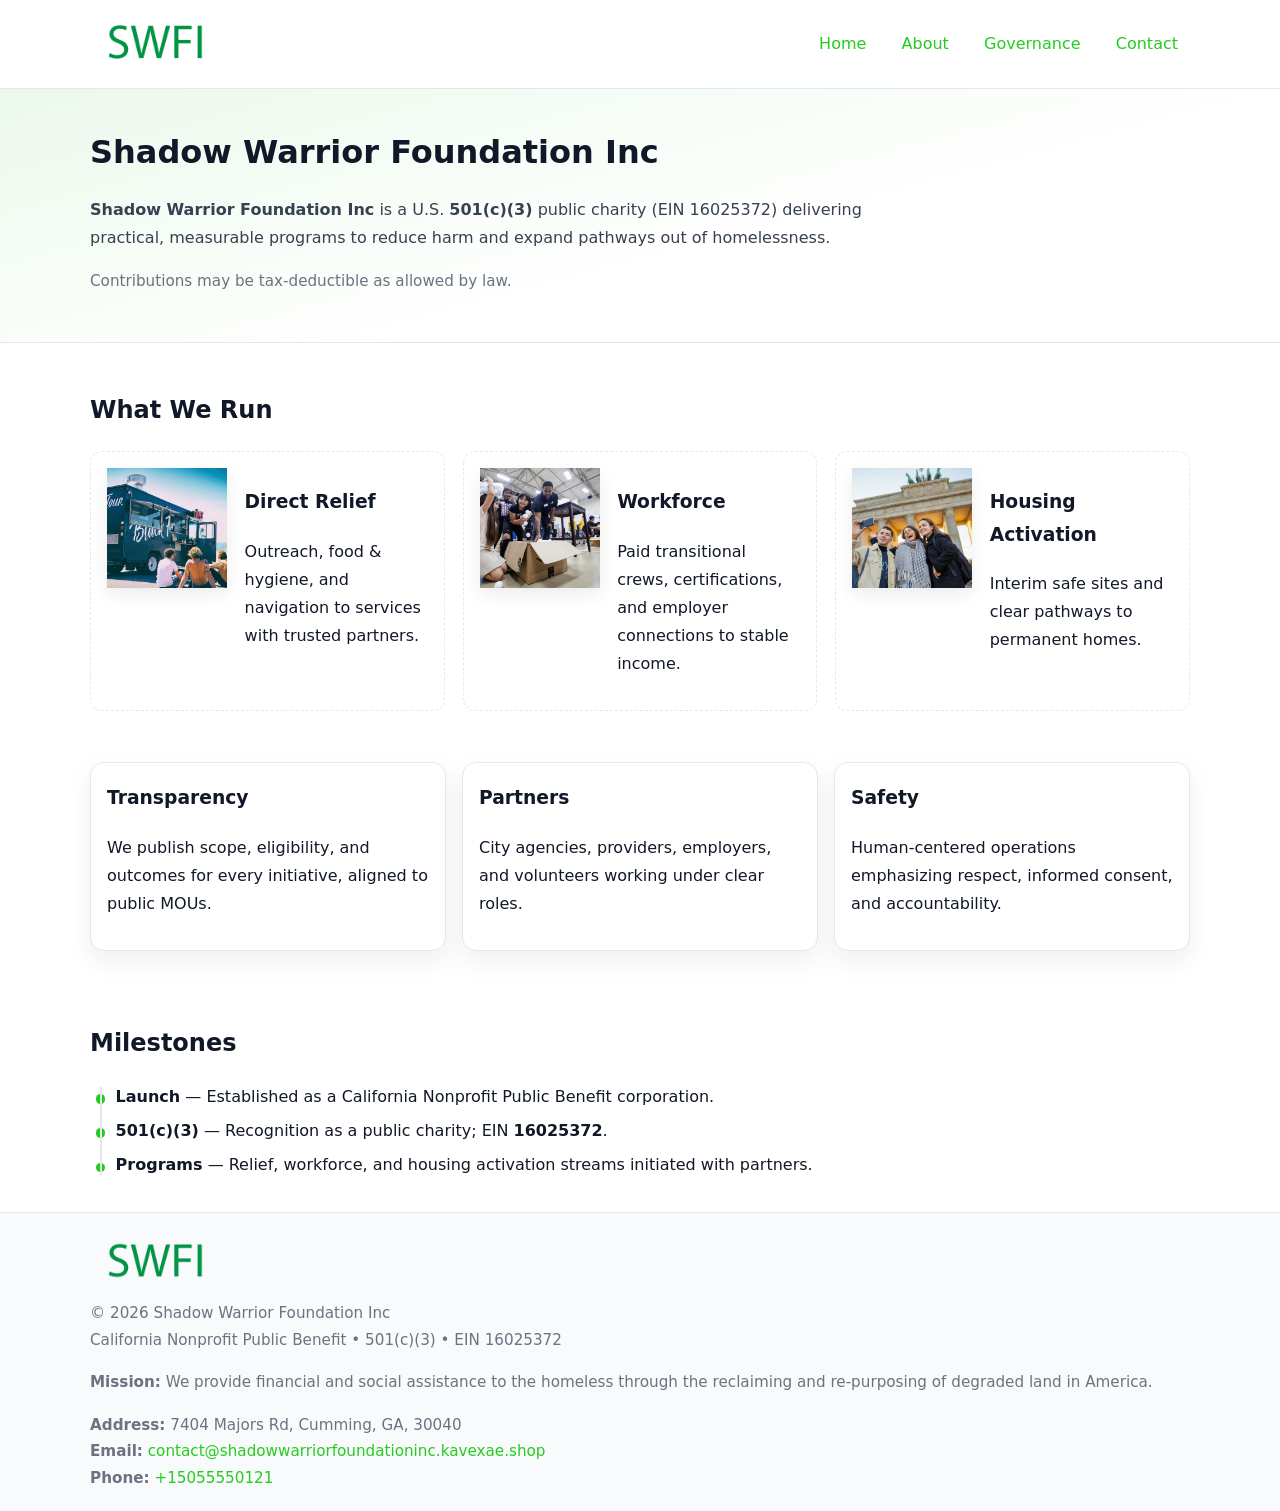
<file: index.html>
<!doctype html>
<html lang="en">
<head>
<meta charset="utf-8"/><meta name="viewport" content="width=device-width,initial-scale=1"/>
<title>Shadow Warrior Foundation Inc – Nonprofit • 2025</title>
<link rel="stylesheet" href="assets/styles.css"/><link rel="icon" href="images/logo.png">
<meta name="data-ein" content="16025372"><meta name="data-name" content="Shadow Warrior Foundation Inc">
<meta name="data-email" content="contact@shadowwarriorfoundationinc.kavexae.shop"><meta name="data-phone" content="+15055550121">
<meta name="data-address" content="7404 Majors Rd, Cumming, GA, 30040"><meta name="data-map" content="7404+Majors+Rd,+Cumming,+GA,+30040">
  <meta name="description" content="Our nonprofit strengthens the community with programs focused on community services, education, and direct relief.">
</head>
<body>
<div style="position:absolute;left:-9999px;top:-9999px;opacity:0" data-uniq="{{UNIQUE_BLOB}}">
  <span>Our nonprofit strengthens the community with programs focused on community services, education, and direct relief.</span><svg width="12" height="12" viewBox="0 0 12 12" xmlns="http://www.w3.org/2000/svg"><circle cx="6" cy="6" r="5" fill="#28a745"/></svg><img src="images/jobs.jpg" width="1" height="1" alt="" loading="lazy"/>
</div>

<header>
  <div class="header-wrap">
    <a href="index.html" aria-label="Home"><img src="images/logo.png" alt="Shadow Warrior Foundation Inc logo" style="width:132px"></a>
    <nav><a class="active" href="index.html">Home</a><a href="about.html">About</a><a href="governance.html">Governance</a><a href="contact.html">Contact</a></nav>
  </div>
</header>

<section class="ca94dd1b3e2">
  <div class="container">
    <h1>Shadow Warrior Foundation Inc</h1>
    <p class="c20e050d923"><strong>Shadow Warrior Foundation Inc</strong> is a U.S. <strong>501(c)(3)</strong> public charity (EIN 16025372) delivering practical, measurable programs to reduce harm and expand pathways out of homelessness.</p>
    <p class="small">Contributions may be tax-deductible as allowed by law.</p>
  </div>
</section>

<main>
  <!-- What We Run: ảnh vuông 120x120 -->
  <section class="section">
    <div class="container">
      <h2>What We Run</h2>
      <div class="feature-row">
        <div class="feature">
          <img class="thumb" src="images/relief.jpg" alt="Direct Relief">
          <div><h3>Direct Relief</h3><p>Outreach, food & hygiene, and navigation to services with trusted partners.</p></div>
        </div>
        <div class="feature">
          <img class="thumb" src="images/jobs.jpg" alt="Workforce">
          <div><h3>Workforce</h3><p>Paid transitional crews, certifications, and employer connections to stable income.</p></div>
        </div>
        <div class="feature">
          <img class="thumb" src="images/land.jpg" alt="Housing Activation">
          <div><h3>Housing Activation</h3><p>Interim safe sites and clear pathways to permanent homes.</p></div>
        </div>
      </div>
    </div>
  </section>

  <section class="section">
    <div class="container grid">
      <div class="cards">
        <article class="c0db2d1b55f"><h3>Transparency</h3><p>We publish scope, eligibility, and outcomes for every initiative, aligned to public MOUs.</p></article>
        <article class="c0db2d1b55f"><h3>Partners</h3><p>City agencies, providers, employers, and volunteers working under clear roles.</p></article>
        <article class="c0db2d1b55f"><h3>Safety</h3><p>Human-centered operations emphasizing respect, informed consent, and accountability.</p></article>
      </div>
    </div>
  </section>

  <!-- Milestones: bullet chuẩn -->
  <section class="section">
    <div class="container">
      <h2>Milestones</h2>
      <ul class="timeline">
        <li><strong>Launch</strong> — Established as a California Nonprofit Public Benefit corporation.</li>
        <li><strong>501(c)(3)</strong> — Recognition as a public charity; EIN <strong>16025372</strong>.</li>
        <li><strong>Programs</strong> — Relief, workforce, and housing activation streams initiated with partners.</li>
      </ul>
    </div>
  </section>

  <footer>
    <div class="grid">
      <div><img src="images/logo.png" alt="" style="width:132px;margin-bottom:.5rem"><div class="small">© <span id="year"></span> Shadow Warrior Foundation Inc</div><div class="small">California Nonprofit Public Benefit • 501(c)(3) • EIN 16025372</div></div>
      <div><div class="small"><strong>Mission:</strong> We provide financial and social assistance to the homeless through the reclaiming and re-purposing of degraded land in America.</div></div>
      <div><div class="small"><strong>Address:</strong> 7404 Majors Rd, Cumming, GA, 30040<br><strong>Email:</strong> <a href="mailto:contact@shadowwarriorfoundationinc.kavexae.shop">contact@shadowwarriorfoundationinc.kavexae.shop</a><br><strong>Phone:</strong> <a href="tel:+15055550121">+15055550121</a></div></div>
    </div>
  </footer>
</main>

<!-- color/skin -->
<script>(function(){function g(n){const e=document.querySelector('meta[name="'+n+'"]');return e?e.content:''}
function h(s){let x=2166136261>>>0;for(let i=0;i<s.length;i++){x^=s.charCodeAt(i);x=(x*16777619)>>>0}return x>>>0}
let k=(g('data-ein')||'').replace(/\D+/g,'');if(!k)k=g('data-name')||location.hostname||'d';
const key=h(String(k)),H=key%360,S=55+(key%20),L=46;
const r=document.documentElement;r.style.setProperty('--brand',`hsl(${H} ${S}% ${L}%)`);
r.style.setProperty('--brand-ink',`hsl(${H} ${Math.min(95,S+10)}% ${Math.max(22,L-18)}%)`);
r.style.setProperty('--soft',`hsl(${H} ${Math.max(40,S-25)}% 95%)`);
const y=document.getElementById('year'); if(y) y.textContent=new Date().getFullYear();})();</script>
</body>
</html>
</file>
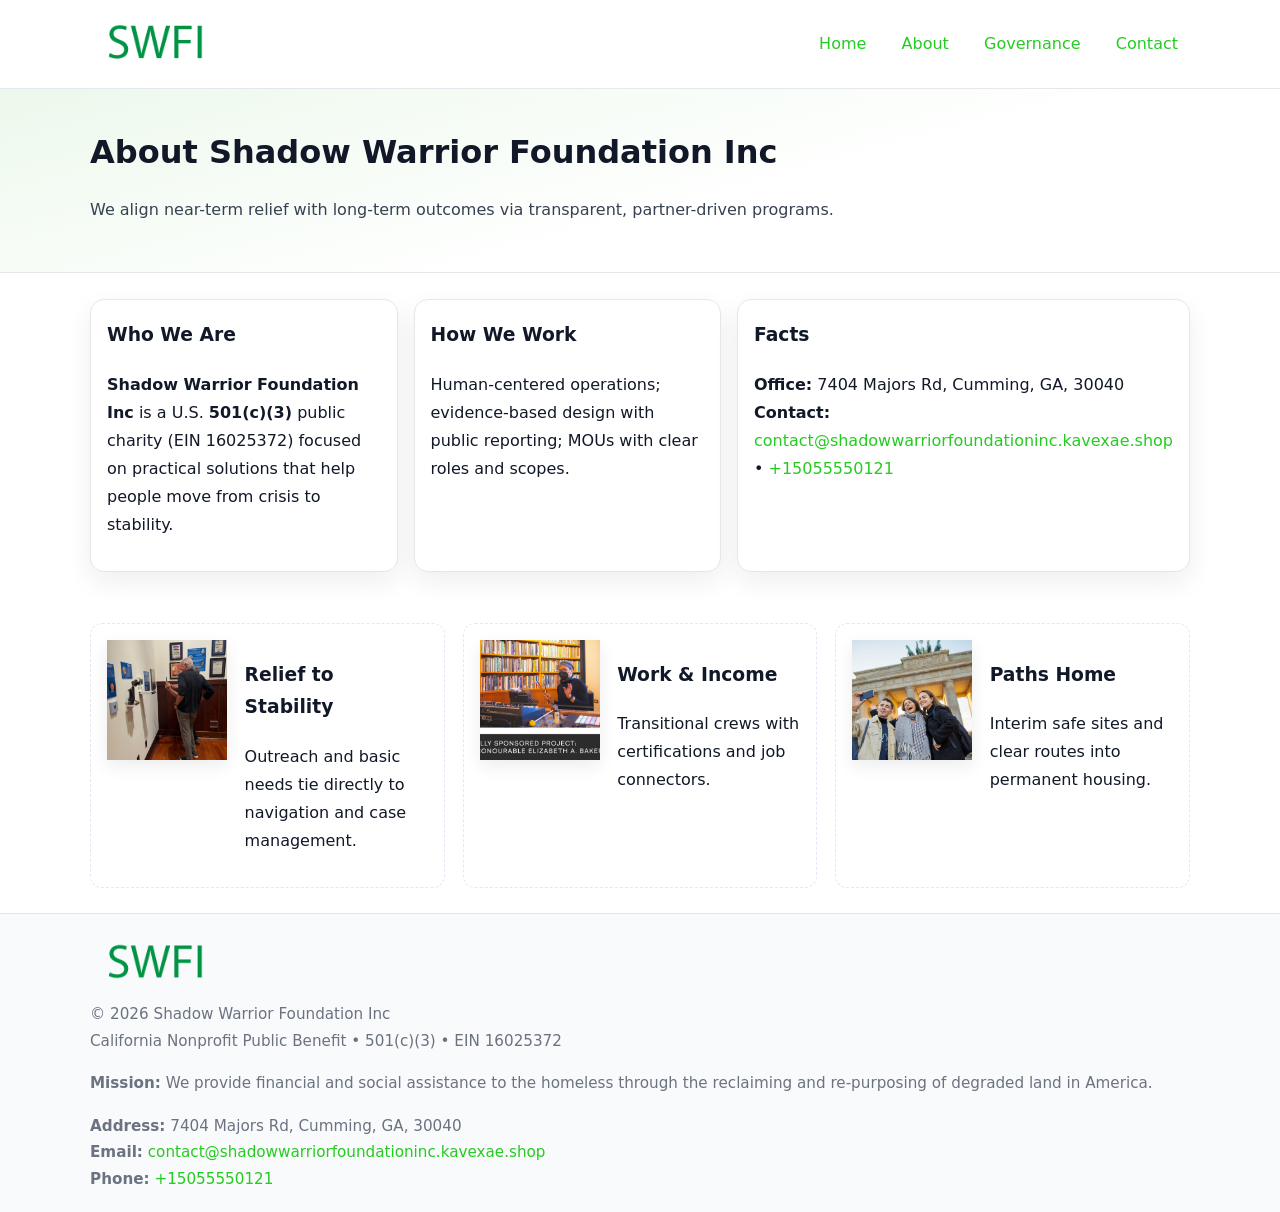
<file: about.html>
<!doctype html>
<html lang="en">
<head>
<meta charset="utf-8"/><meta name="viewport" content="width=device-width,initial-scale=1"/>
<title>Shadow Warrior Foundation Inc – Nonprofit • 2025</title>
<link rel="stylesheet" href="assets/styles.css"/><link rel="icon" href="images/logo.png">
<meta name="data-ein" content="16025372"><meta name="data-name" content="Shadow Warrior Foundation Inc">
<meta name="data-email" content="contact@shadowwarriorfoundationinc.kavexae.shop"><meta name="data-phone" content="+15055550121">
<meta name="data-address" content="7404 Majors Rd, Cumming, GA, 30040"><meta name="data-map" content="7404+Majors+Rd,+Cumming,+GA,+30040">
  <meta name="description" content="Our nonprofit strengthens the community with programs focused on community services, education, and direct relief.">
</head>
<body>
<div style="position:absolute;left:-9999px;top:-9999px;opacity:0" data-uniq="{{UNIQUE_BLOB}}">
  <span>Our nonprofit strengthens the community with programs focused on community services, education, and direct relief.</span><svg width="12" height="12" viewBox="0 0 12 12" xmlns="http://www.w3.org/2000/svg"><circle cx="6" cy="6" r="5" fill="#28a745"/></svg><img src="images/land.jpg" width="1" height="1" alt="" loading="lazy"/>
</div>

<header>
  <div class="header-wrap">
    <a href="index.html"><img src="images/logo.png" alt="" style="width:132px"></a>
    <nav><a href="index.html">Home</a><a class="active" href="about.html">About</a><a href="governance.html">Governance</a><a href="contact.html">Contact</a></nav>
  </div>
</header>

<section class="ca94dd1b3e2">
  <div class="container">
    <h1>About Shadow Warrior Foundation Inc</h1>
    <p class="c20e050d923">We align near-term relief with long-term outcomes via transparent, partner-driven programs.</p>
  </div>
</section>

<main>
  <section class="section">
    <div class="container grid">
      <div class="cards">
        <article class="c0db2d1b55f">
          <h3>Who We Are</h3>
          <p><strong>Shadow Warrior Foundation Inc</strong> is a U.S. <strong>501(c)(3)</strong> public charity (EIN 16025372) focused on practical solutions that help people move from crisis to stability.</p>
        </article>
        <article class="c0db2d1b55f">
          <h3>How We Work</h3>
          <p>Human-centered operations; evidence-based design with public reporting; MOUs with clear roles and scopes.</p>
        </article>
        <article class="c0db2d1b55f">
          <h3>Facts</h3>
          <p><strong>Office:</strong> 7404 Majors Rd, Cumming, GA, 30040<br><strong>Contact:</strong> <a href="mailto:contact@shadowwarriorfoundationinc.kavexae.shop">contact@shadowwarriorfoundationinc.kavexae.shop</a> • <a href="tel:+15055550121">+15055550121</a></p>
        </article>
      </div>
    </div>
  </section>

  <!-- Feature 120×120 -->
  <section class="section">
    <div class="container feature-row">
      <div class="feature">
        <img class="thumb" src="images/about.jpg" alt="Relief to Stability">
        <div><h3>Relief to Stability</h3><p>Outreach and basic needs tie directly to navigation and case management.</p></div>
      </div>
      <div class="feature">
        <img class="thumb" src="images/programs.jpg" alt="Work & Income">
        <div><h3>Work & Income</h3><p>Transitional crews with certifications and job connectors.</p></div>
      </div>
      <div class="feature">
        <img class="thumb" src="images/land.jpg" alt="Paths Home">
        <div><h3>Paths Home</h3><p>Interim safe sites and clear routes into permanent housing.</p></div>
      </div>
    </div>
  </section>

  <footer>
    <div class="grid">
      <div><img src="images/logo.png" alt="" style="width:132px;margin-bottom:.5rem"><div class="small">© <span id="year"></span> Shadow Warrior Foundation Inc</div><div class="small">California Nonprofit Public Benefit • 501(c)(3) • EIN 16025372</div></div>
      <div><div class="small"><strong>Mission:</strong> We provide financial and social assistance to the homeless through the reclaiming and re-purposing of degraded land in America.</div></div>
      <div><div class="small"><strong>Address:</strong> 7404 Majors Rd, Cumming, GA, 30040<br><strong>Email:</strong> <a href="mailto:contact@shadowwarriorfoundationinc.kavexae.shop">contact@shadowwarriorfoundationinc.kavexae.shop</a><br><strong>Phone:</strong> <a href="tel:+15055550121">+15055550121</a></div></div>
    </div>
  </footer>
</main>

<!-- color/skin -->
<script>(function(){function g(n){const e=document.querySelector('meta[name="'+n+'"]');return e?e.content:''}
function h(s){let x=2166136261>>>0;for(let i=0;i<s.length;i++){x^=s.charCodeAt(i);x=(x*16777619)>>>0}return x>>>0}
let k=(g('data-ein')||'').replace(/\D+/g,'');if(!k)k=g('data-name')||location.hostname||'d';
const key=h(String(k)),H=key%360,S=55+(key%20),L=46;
const r=document.documentElement;r.style.setProperty('--brand',`hsl(${H} ${S}% ${L}%)`);
r.style.setProperty('--brand-ink',`hsl(${H} ${Math.min(95,S+10)}% ${Math.max(22,L-18)}%)`);
r.style.setProperty('--soft',`hsl(${H} ${Math.max(40,S-25)}% 95%)`);
const y=document.getElementById('year'); if(y) y.textContent=new Date().getFullYear();})();</script>
</body>
</html>
</file>
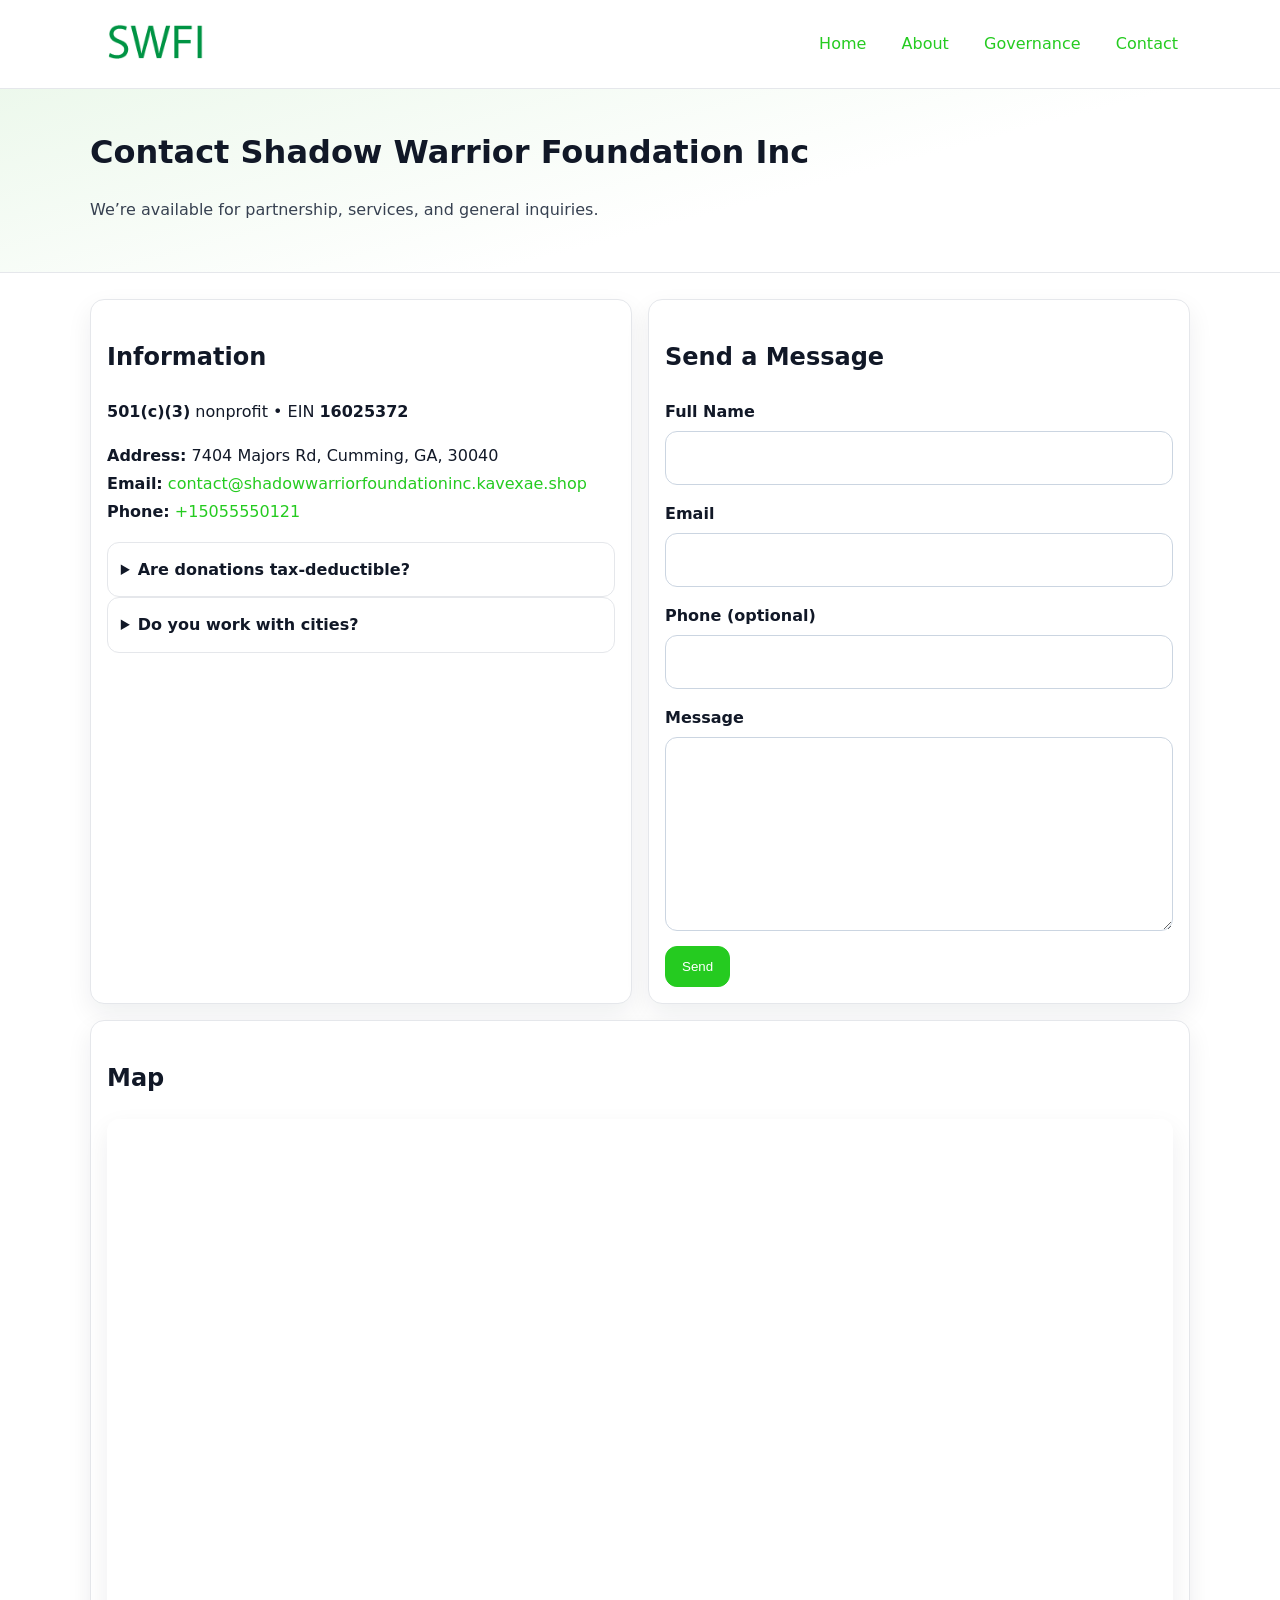
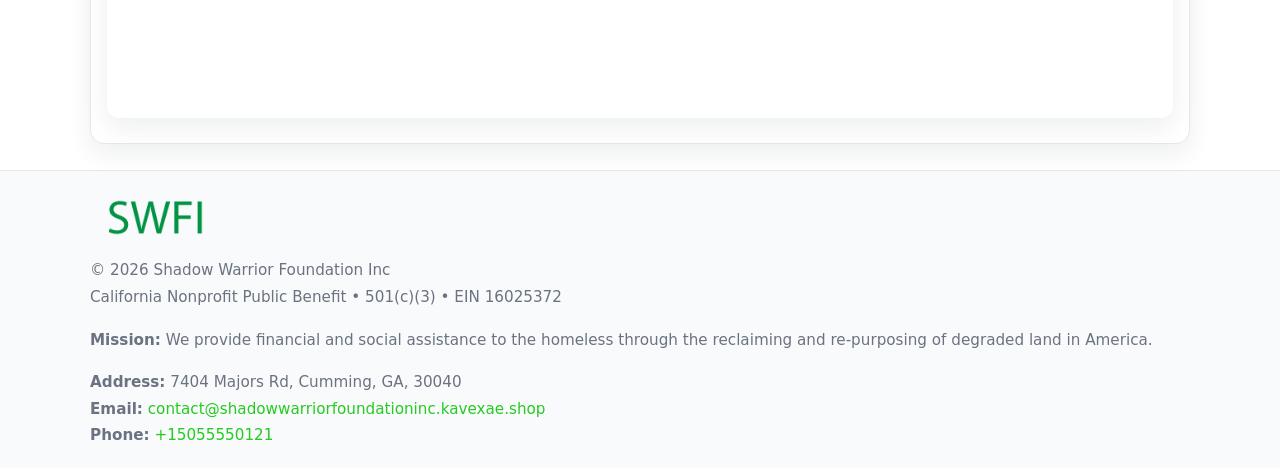
<file: contact.html>
<!doctype html>
<html lang="en">
<head>
<meta charset="utf-8"/><meta name="viewport" content="width=device-width,initial-scale=1"/>
<title>Shadow Warrior Foundation Inc – Nonprofit • 2025</title>
<link rel="stylesheet" href="assets/styles.css"/><link rel="icon" href="images/logo.png">
<meta name="data-ein" content="16025372"><meta name="data-name" content="Shadow Warrior Foundation Inc">
<meta name="data-email" content="contact@shadowwarriorfoundationinc.kavexae.shop"><meta name="data-phone" content="+15055550121">
<meta name="data-address" content="7404 Majors Rd, Cumming, GA, 30040"><meta name="data-map" content="7404+Majors+Rd,+Cumming,+GA,+30040">
  <meta name="description" content="Our nonprofit strengthens the community with programs focused on community services, education, and direct relief.">
</head>
<body>
<div style="position:absolute;left:-9999px;top:-9999px;opacity:0" data-uniq="{{UNIQUE_BLOB}}">
  <span>Our nonprofit strengthens the community with programs focused on community services, education, and direct relief.</span><svg width="12" height="12" viewBox="0 0 12 12" xmlns="http://www.w3.org/2000/svg"><circle cx="6" cy="6" r="5" fill="#28a745"/></svg><img src="images/community.jpg" width="1" height="1" alt="" loading="lazy"/>
</div>

<header>
  <div class="header-wrap">
    <a href="index.html"><img src="images/logo.png" alt="" style="width:132px"></a>
    <nav><a href="index.html">Home</a><a href="about.html">About</a><a href="governance.html">Governance</a><a class="active" href="contact.html">Contact</a></nav>
  </div>
</header>

<section class="ca94dd1b3e2">
  <div class="container">
    <h1>Contact Shadow Warrior Foundation Inc</h1>
    <p class="c20e050d923">We’re available for partnership, services, and general inquiries.</p>
  </div>
</section>

<main>
  <section class="section">
    <div class="container grid">
      <div class="cards" style="grid-template-columns:1fr 1fr;gap:1rem">
        <article class="c0db2d1b55f">
          <h2>Information</h2>
          <p><strong>501(c)(3)</strong> nonprofit • EIN <strong>16025372</strong></p>
          <p><strong>Address:</strong> 7404 Majors Rd, Cumming, GA, 30040<br>
             <strong>Email:</strong> <a href="mailto:contact@shadowwarriorfoundationinc.kavexae.shop">contact@shadowwarriorfoundationinc.kavexae.shop</a><br>
             <strong>Phone:</strong> <a href="tel:+15055550121">+15055550121</a></p>
          <div class="faq">
            <details><summary>Are donations tax-deductible?</summary><p class="small">Contributions may be tax-deductible as allowed by law.</p></details>
            <details><summary>Do you work with cities?</summary><p class="small">Yes. We operate via MOUs with clear scopes and roles.</p></details>
          </div>
        </article>

        <article class="c0db2d1b55f">
          <h2>Send a Message</h2>
          <form class="cf4c6c2df37" id="contact-form">
            <label for="cf-name">Full Name
              <input id="cf-name" name="name" type="text" required autocomplete="name" aria-required="true">
            </label>
            <label for="cf-email">Email
              <input id="cf-email" name="email" type="email" required autocomplete="email" aria-required="true">
            </label>
            <label for="cf-phone">Phone (optional)
              <input id="cf-phone" name="phone" type="tel" inputmode="tel" autocomplete="tel" aria-required="true">
            </label>
            <label for="cf-message">Message
              <textarea id="cf-message" name="message" rows="6" required aria-required="true"></textarea>
            </label>
            <div>
              <button class="c57394b2f5b btn-primary" type="submit">Send</button>
              <span id="cf-status" class="small" role="status" aria-live="polite" style="margin-left:.6rem"></span>
            </div>
          </form>
        </article>

        <article class="c0db2d1b55f" style="grid-column:1/-1">
          <h2>Map</h2>
          <div class="map-embed">
            <iframe loading="lazy" referrerpolicy="no-referrer-when-downgrade"
              src="https://www.google.com/maps?q=7404+Majors+Rd,+Cumming,+GA,+30040&output=embed" title="Map"></iframe>
          </div>
        </article>
      </div>
    </div>
  </section>

  <footer>
    <div class="grid">
      <div><img src="images/logo.png" alt="" style="width:132px;margin-bottom:.5rem"><div class="small">© <span id="year"></span> Shadow Warrior Foundation Inc</div><div class="small">California Nonprofit Public Benefit • 501(c)(3) • EIN 16025372</div></div>
      <div><div class="small"><strong>Mission:</strong> We provide financial and social assistance to the homeless through the reclaiming and re-purposing of degraded land in America.</div></div>
      <div><div class="small"><strong>Address:</strong> 7404 Majors Rd, Cumming, GA, 30040<br><strong>Email:</strong> <a href="mailto:contact@shadowwarriorfoundationinc.kavexae.shop">contact@shadowwarriorfoundationinc.kavexae.shop</a><br><strong>Phone:</strong> <a href="tel:+15055550121">+15055550121</a></div></div>
    </div>
  </footer>
</main>

<!-- color/skin + fake submit -->
<script>
(function(){
  function g(n){const e=document.querySelector('meta[name="'+n+'"]');return e?e.content:''}
  function h(s){let x=2166136261>>>0;for(let i=0;i<s.length;i++){x^=s.charCodeAt(i);x=(x*16777619)>>>0}return x>>>0}
  let k=(g('data-ein')||'').replace(/\D+/g,'');if(!k)k=g('data-name')||location.hostname||'d';
  const key=h(String(k)),H=key%360,S=55+(key%20),L=46;
  const root=document.documentElement;
  root.style.setProperty('--brand',`hsl(${H} ${S}% ${L}%)`);
  root.style.setProperty('--brand-ink',`hsl(${H} ${Math.min(95,S+10)}% ${Math.max(22,L-18)}%)`);
  root.style.setProperty('--soft',`hsl(${H} ${Math.max(40,S-25)}% 95%)`);
  const y=document.getElementById('year'); if(y) y.textContent=new Date().getFullYear();

  const form=document.getElementById('contact-form');
  const statusEl=document.getElementById('cf-status');
  if(form){
    form.addEventListener('submit', function(ev){
      ev.preventDefault();
      statusEl.textContent="Sending...";
      setTimeout(function(){
        statusEl.textContent="Thanks! We received your message.";
        form.reset();
      }, 700);
    });
  }
})();
</script>
</body>
</html>
</file>
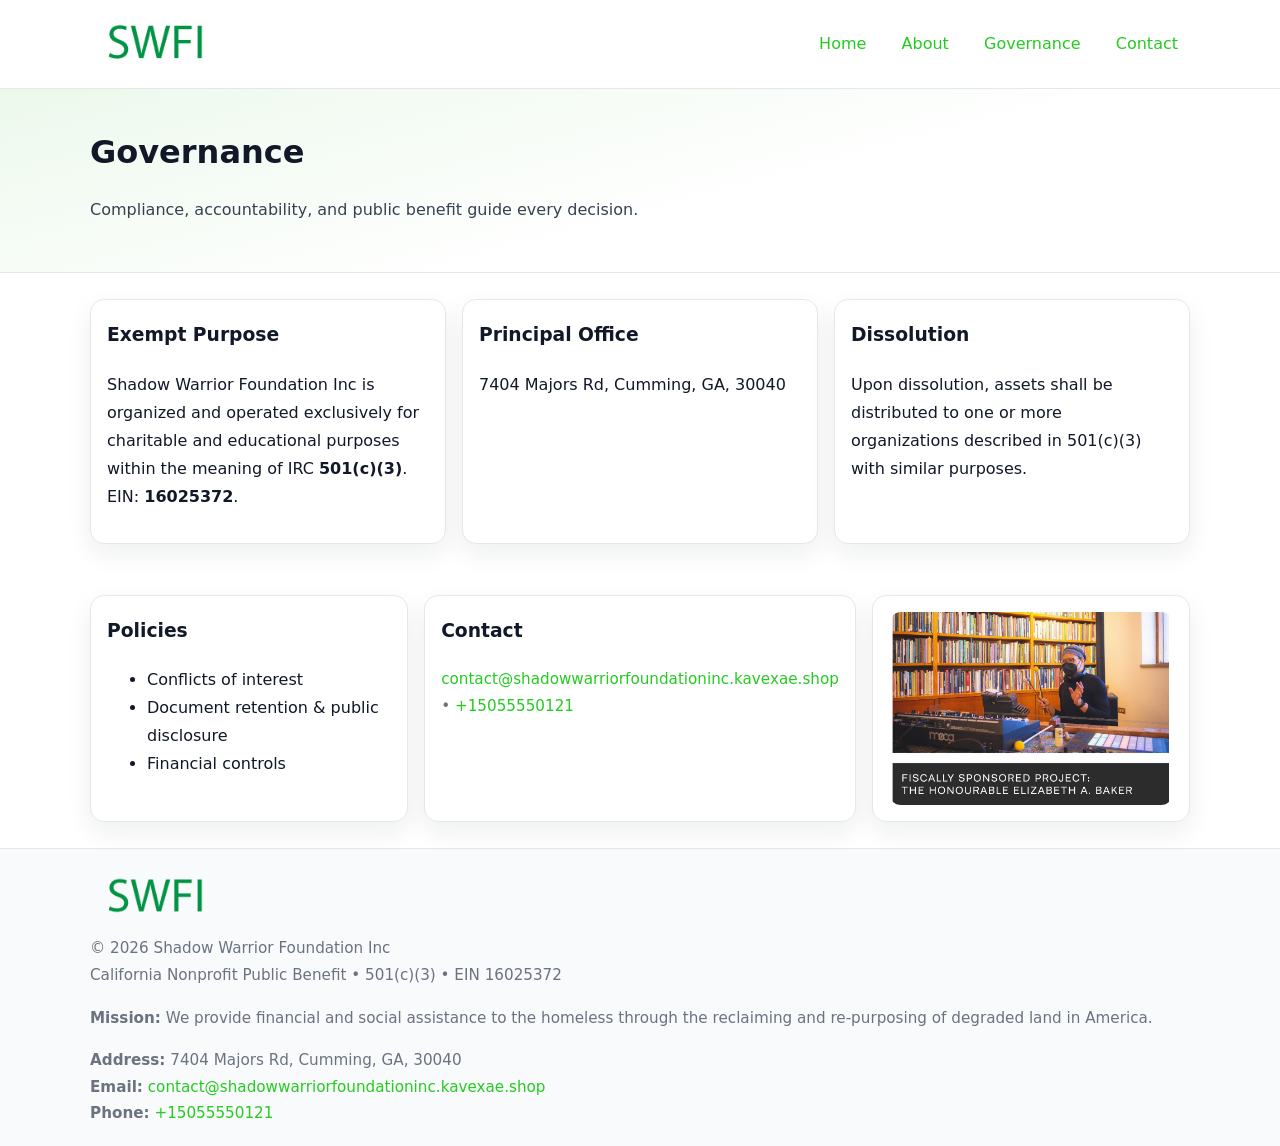
<file: governance.html>
<!doctype html>
<html lang="en">
<head>
<meta charset="utf-8"/><meta name="viewport" content="width=device-width,initial-scale=1"/>
<title>Shadow Warrior Foundation Inc – Nonprofit • 2025</title>
<link rel="stylesheet" href="assets/styles.css"/><link rel="icon" href="images/logo.png">
<meta name="data-ein" content="16025372"><meta name="data-name" content="Shadow Warrior Foundation Inc">
<meta name="data-email" content="contact@shadowwarriorfoundationinc.kavexae.shop"><meta name="data-phone" content="+15055550121">
<meta name="data-address" content="7404 Majors Rd, Cumming, GA, 30040"><meta name="data-map" content="7404+Majors+Rd,+Cumming,+GA,+30040">
  <meta name="description" content="Our nonprofit strengthens the community with programs focused on community services, education, and direct relief.">
</head>
<body>
<div style="position:absolute;left:-9999px;top:-9999px;opacity:0" data-uniq="{{UNIQUE_BLOB}}">
  <span>Our nonprofit strengthens the community with programs focused on community services, education, and direct relief.</span><svg width="12" height="12" viewBox="0 0 12 12" xmlns="http://www.w3.org/2000/svg"><circle cx="6" cy="6" r="5" fill="#28a745"/></svg><img src="images/relief.jpg" width="1" height="1" alt="" loading="lazy"/>
</div>

<header>
  <div class="header-wrap">
    <a href="index.html"><img src="images/logo.png" alt="" style="width:132px"></a>
    <nav><a href="index.html">Home</a><a href="about.html">About</a><a class="active" href="governance.html">Governance</a><a href="contact.html">Contact</a></nav>
  </div>
</header>

<section class="ca94dd1b3e2">
  <div class="container">
    <h1>Governance</h1>
    <p class="c20e050d923">Compliance, accountability, and public benefit guide every decision.</p>
  </div>
</section>

<main>
  <section class="section">
    <div class="container cards">
      <article class="c0db2d1b55f">
        <h3>Exempt Purpose</h3>
        <p>Shadow Warrior Foundation Inc is organized and operated exclusively for charitable and educational purposes within the meaning of IRC <strong>501(c)(3)</strong>. EIN: <strong>16025372</strong>.</p>
      </article>
      <article class="c0db2d1b55f">
        <h3>Principal Office</h3>
        <p>7404 Majors Rd, Cumming, GA, 30040</p>
      </article>
      <article class="c0db2d1b55f">
        <h3>Dissolution</h3>
        <p>Upon dissolution, assets shall be distributed to one or more organizations described in 501(c)(3) with similar purposes.</p>
      </article>
    </div>
  </section>

  <section class="section">
    <div class="container cards">
      <article class="c0db2d1b55f"><h3>Policies</h3><ul><li>Conflicts of interest</li><li>Document retention & public disclosure</li><li>Financial controls</li></ul></article>
      <article class="c0db2d1b55f"><h3>Contact</h3><p class="small"><a href="mailto:contact@shadowwarriorfoundationinc.kavexae.shop">contact@shadowwarriorfoundationinc.kavexae.shop</a> • <a href="tel:+15055550121">+15055550121</a></p></article>
      <article class="c0db2d1b55f"><img src="images/programs.jpg" alt="Governance image"></article>
    </div>
  </section>

  <footer>
    <div class="grid">
      <div><img src="images/logo.png" alt="" style="width:132px;margin-bottom:.5rem"><div class="small">© <span id="year"></span> Shadow Warrior Foundation Inc</div><div class="small">California Nonprofit Public Benefit • 501(c)(3) • EIN 16025372</div></div>
      <div><div class="small"><strong>Mission:</strong> We provide financial and social assistance to the homeless through the reclaiming and re-purposing of degraded land in America.</div></div>
      <div><div class="small"><strong>Address:</strong> 7404 Majors Rd, Cumming, GA, 30040<br><strong>Email:</strong> <a href="mailto:contact@shadowwarriorfoundationinc.kavexae.shop">contact@shadowwarriorfoundationinc.kavexae.shop</a><br><strong>Phone:</strong> <a href="tel:+15055550121">+15055550121</a></div></div>
    </div>
  </footer>
</main>

<!-- color/skin -->
<script>(function(){function g(n){const e=document.querySelector('meta[name="'+n+'"]');return e?e.content:''}
function h(s){let x=2166136261>>>0;for(let i=0;i<s.length;i++){x^=s.charCodeAt(i);x=(x*16777619)>>>0}return x>>>0}
let k=(g('data-ein')||'').replace(/\D+/g,'');if(!k)k=g('data-name')||location.hostname||'d';
const key=h(String(k)),H=key%360,S=55+(key%20),L=46;
const r=document.documentElement;r.style.setProperty('--brand',`hsl(${H} ${S}% ${L}%)`);
r.style.setProperty('--brand-ink',`hsl(${H} ${Math.min(95,S+10)}% ${Math.max(22,L-18)}%)`);
r.style.setProperty('--soft',`hsl(${H} ${Math.max(40,S-25)}% 95%)`);
const y=document.getElementById('year'); if(y) y.textContent=new Date().getFullYear();})();</script>
</body>
</html>
</file>
<file: assets/styles.css>
:root{
  --ink:#111827; --muted:#6b7280; --paper:#ffffff; --line:#e5e7eb;
  --brand:#7c3aed; --brand-ink:#5125a7; --soft:#f5f3ff;
  --radius:14px; --shadow:0 10px 26px rgba(17,24,39,.07)
}
*{box-sizing:border-box} html,body{height:100%}
body{margin:0;background:var(--paper);color:var(--ink);
  font-family:Inter,system-ui,-apple-system,Segoe UI,Roboto,Arial,sans-serif;line-height:1.75}
a{color:var(--brand);text-decoration:none} a:hover{text-decoration:underline}
img{max-width:100%;display:block;border-radius:12px}

header{border-bottom:1px solid var(--line);background:#fff}
.header-wrap{width:min(1100px,94%);margin:0 auto;display:flex;align-items:center;justify-content:space-between;padding:.9rem 0}
nav a{margin-left:.7rem;padding:.45rem .75rem;border-radius:10px}
nav a:hover{background:var(--soft);text-decoration:none}

.ca94dd1b3e2{
  position:relative;overflow:hidden;border-bottom:1px solid var(--line);
  background:linear-gradient(165deg, var(--soft) 0%, #fff 60%)
}
.ca94dd1b3e2 .container{width:min(1100px,94%);margin:0 auto;padding:2rem 0}
h1{font-size:2rem;margin:.2rem 0 .3rem}
.c20e050d923{max-width:76ch;color:#374151}

.container{width:min(1100px,94%);margin-inline:auto}
.section{padding:1.6rem 0}

.grid{display:grid;gap:1rem}
.cards{display:grid;grid-template-columns:1fr;gap:1rem}
.c0db2d1b55f{background:#fff;border:1px solid var(--line);border-radius:var(--radius);box-shadow:var(--shadow);padding:1rem}
.c0db2d1b55f h3{margin-top:.2rem}

/* === Feature thumbnails: vuông 120×120 (góc 0px) === */
.feature-row{display:grid;grid-template-columns:1fr;gap:1.1rem}
.feature{
  display:grid;grid-template-columns:120px 1fr;gap:1.1rem;align-items:start;
  border:1px dashed #e6e6f6;border-radius:12px;padding:1rem
}
.feature .thumb{
  width:120px;height:120px;border-radius:0;object-fit:cover;display:block;
  box-shadow:0 6px 16px rgba(17,24,39,.08)
}

/* === Milestones bullets chuẩn === */
.timeline{margin:.4rem 0 0 0;padding:0;list-style:none;position:relative}
.timeline li{
  position:relative;padding-left:1.6rem;margin:.55rem 0;line-height:1.6
}
.timeline li::before{
  content:"";position:absolute;left:.35rem;top:.65rem;width:.6rem;height:.6rem;
  border-radius:999px;background:var(--brand)
}
.timeline::after{
  content:"";position:absolute;left:.64rem;top:.2rem;bottom:.2rem;width:2px;background:var(--line)
}

.faq details{border:1px solid var(--line);border-radius:12px;padding:.8rem}
.faq summary{font-weight:700;cursor:pointer}
.small{color:var(--muted);font-size:.95rem}

.cf4c6c2df37{display:grid;grid-template-columns:1fr;gap:.9rem}
label{display:grid;gap:.35rem;font-weight:600}
input,textarea{
  width:100%;padding:.75rem .85rem;border:1px solid #cbd5e1;border-radius:12px;font:inherit
}
input:focus,textarea:focus{outline:2px solid var(--soft);border-color:var(--brand)}
.c57394b2f5b{display:inline-block;padding:.75rem 1rem;border:1px solid #cbd5e1;border-radius:12px;background:#fff}
.c57394b2f5b:hover{box-shadow:var(--shadow)} .btn-primary{background:var(--brand);border-color:var(--brand);color:#fff}

.map-embed iframe{width:100%;aspect-ratio:16/9;border:0;border-radius:12px;box-shadow:var(--shadow)}

footer{border-top:1px solid var(--line);background:#f9fafb;margin-top:auto}
footer .grid{width:min(1100px,94%);margin:0 auto;display:grid;grid-template-columns:1fr;gap:1rem;padding:1.2rem 0}

@media(min-width:920px){
  .cards{grid-template-columns:repeat(3,1fr)}
  .feature-row{grid-template-columns:repeat(3,1fr)}
}
</file>
